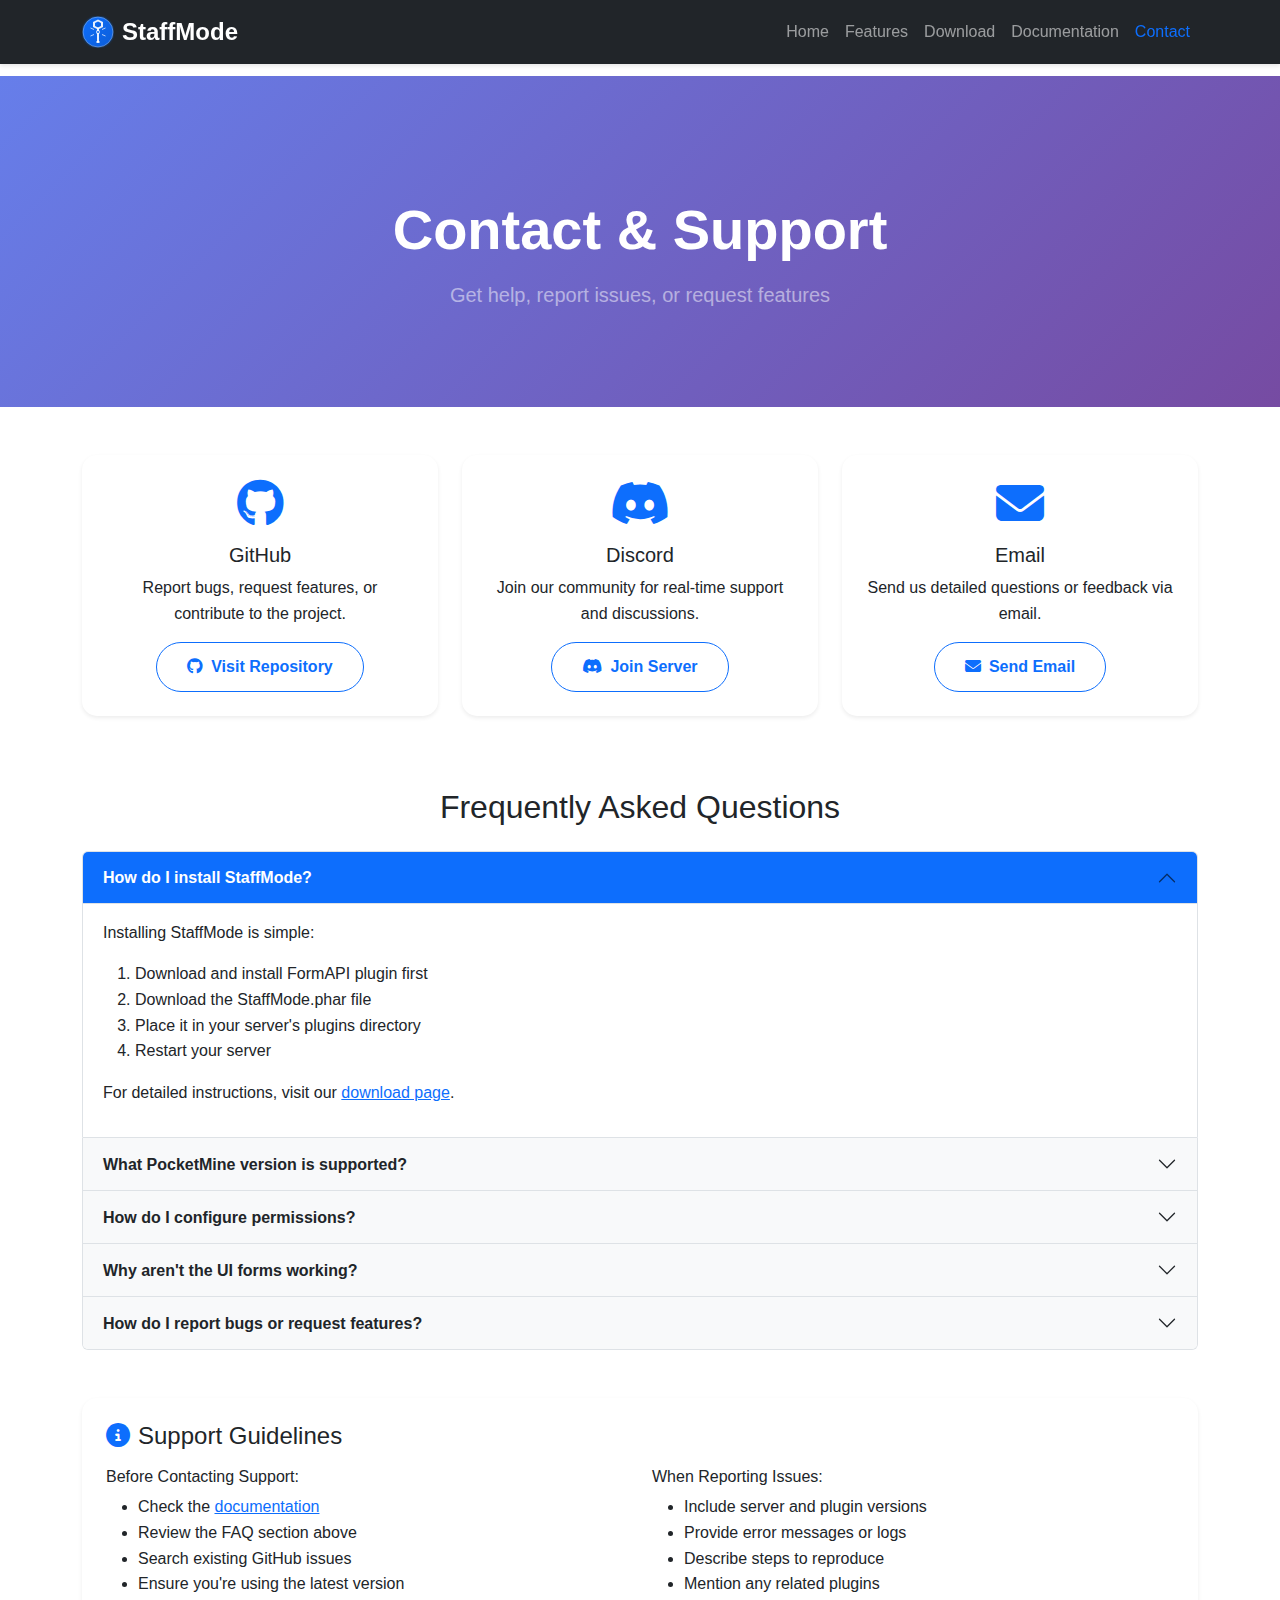
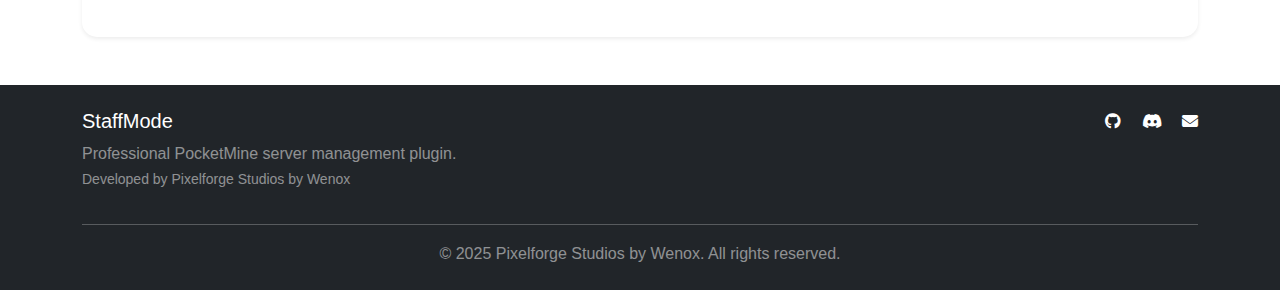
<file: contact.html>
<!DOCTYPE html>
<html lang="en">
<head>
    <meta charset="UTF-8">
    <meta name="viewport" content="width=device-width, initial-scale=1.0">
    <title>Contact - StaffMode Plugin</title>
    <meta name="description" content="Get support for StaffMode plugin. Contact us for help, report bugs, or request features.">
    
    <!-- Bootstrap CSS -->
    <link href="https://cdn.jsdelivr.net/npm/bootstrap@5.3.0/dist/css/bootstrap.min.css" rel="stylesheet">
    <!-- Font Awesome -->
    <link href="https://cdnjs.cloudflare.com/ajax/libs/font-awesome/6.4.0/css/all.min.css" rel="stylesheet">
    <!-- Custom CSS -->
    <link href="css/style.css" rel="stylesheet">
</head>
<body>
    <!-- Navigation -->
    <nav class="navbar navbar-expand-lg navbar-dark bg-dark fixed-top">
        <div class="container">
            <a class="navbar-brand d-flex align-items-center" href="index.html">
                <img src="assets/logo.svg" alt="StaffMode Logo" width="32" height="32" class="me-2">
                StaffMode
            </a>
            <button class="navbar-toggler" type="button" data-bs-toggle="collapse" data-bs-target="#navbarNav">
                <span class="navbar-toggler-icon"></span>
            </button>
            <div class="collapse navbar-collapse" id="navbarNav">
                <ul class="navbar-nav ms-auto">
                    <li class="nav-item">
                        <a class="nav-link" href="index.html">Home</a>
                    </li>
                    <li class="nav-item">
                        <a class="nav-link" href="features.html">Features</a>
                    </li>
                    <li class="nav-item">
                        <a class="nav-link" href="download.html">Download</a>
                    </li>
                    <li class="nav-item">
                        <a class="nav-link" href="documentation.html">Documentation</a>
                    </li>
                    <li class="nav-item">
                        <a class="nav-link active" href="contact.html">Contact</a>
                    </li>
                </ul>
            </div>
        </div>
    </nav>

    <!-- Page Header -->
    <section class="page-header">
        <div class="container">
            <div class="row">
                <div class="col-12 text-center">
                    <h1 class="display-4 fw-bold text-white mb-3">Contact & Support</h1>
                    <p class="lead text-white-50">Get help, report issues, or request features</p>
                </div>
            </div>
        </div>
    </section>

    <!-- Contact Section -->
    <section class="py-5">
        <div class="container">
            <div class="row">
                <!-- Contact Methods -->
                <div class="col-lg-4 mb-4">
                    <div class="card border-0 shadow-sm h-100">
                        <div class="card-body text-center p-4">
                            <i class="fab fa-github fa-3x text-primary mb-3"></i>
                            <h5 class="card-title">GitHub</h5>
                            <p class="card-text">Report bugs, request features, or contribute to the project.</p>
                            <a href="https://github.com/pixelforge-studios-PMMP" class="btn btn-outline-primary">
                                <i class="fab fa-github me-2"></i>Visit Repository
                            </a>
                        </div>
                    </div>
                </div>

                <div class="col-lg-4 mb-4">
                    <div class="card border-0 shadow-sm h-100">
                        <div class="card-body text-center p-4">
                            <i class="fab fa-discord fa-3x text-primary mb-3"></i>
                            <h5 class="card-title">Discord</h5>
                            <p class="card-text">Join our community for real-time support and discussions.</p>
                            <a href="https://discord.gg/d32aWMTsY2" class="btn btn-outline-primary">
                                <i class="fab fa-discord me-2"></i>Join Server
                            </a>
                        </div>
                    </div>
                </div>

                <div class="col-lg-4 mb-4">
                    <div class="card border-0 shadow-sm h-100">
                        <div class="card-body text-center p-4">
                            <i class="fas fa-envelope fa-3x text-primary mb-3"></i>
                            <h5 class="card-title">Email</h5>
                            <p class="card-text">Send us detailed questions or feedback via email.</p>
                            <a href="mailto:pixelforgestudios525@gmail.com" class="btn btn-outline-primary">
                                <i class="fas fa-envelope me-2"></i>Send Email
                            </a>
                        </div>
                    </div>
                </div>
            </div>

            <!-- FAQ Section -->
            <div class="row mt-5">
                <div class="col-lg-12">
                    <h2 class="text-center mb-4">Frequently Asked Questions</h2>
                    <div class="accordion" id="faqAccordion">
                        <div class="accordion-item">
                            <h3 class="accordion-header">
                                <button class="accordion-button" type="button" data-bs-toggle="collapse" data-bs-target="#faq1">
                                    How do I install StaffMode?
                                </button>
                            </h3>
                            <div id="faq1" class="accordion-collapse collapse show" data-bs-parent="#faqAccordion">
                                <div class="accordion-body">
                                    <p>Installing StaffMode is simple:</p>
                                    <ol>
                                        <li>Download and install FormAPI plugin first</li>
                                        <li>Download the StaffMode.phar file</li>
                                        <li>Place it in your server's plugins directory</li>
                                        <li>Restart your server</li>
                                    </ol>
                                    <p>For detailed instructions, visit our <a href="download.html">download page</a>.</p>
                                </div>
                            </div>
                        </div>

                        <div class="accordion-item">
                            <h3 class="accordion-header">
                                <button class="accordion-button collapsed" type="button" data-bs-toggle="collapse" data-bs-target="#faq2">
                                    What PocketMine version is supported?
                                </button>
                            </h3>
                            <div id="faq2" class="accordion-collapse collapse" data-bs-parent="#faqAccordion">
                                <div class="accordion-body">
                                    <p>StaffMode is built for PocketMine-MP API 5.0 and higher. Make sure you're running:</p>
                                    <ul>
                                        <li>PocketMine-MP 5.0+</li>
                                        <li>PHP 8.1 or higher</li>
                                        <li>FormAPI plugin installed</li>
                                    </ul>
                                </div>
                            </div>
                        </div>

                        <div class="accordion-item">
                            <h3 class="accordion-header">
                                <button class="accordion-button collapsed" type="button" data-bs-toggle="collapse" data-bs-target="#faq3">
                                    How do I configure permissions?
                                </button>
                            </h3>
                            <div id="faq3" class="accordion-collapse collapse" data-bs-parent="#faqAccordion">
                                <div class="accordion-body">
                                    <p>StaffMode uses standard PocketMine permissions. Grant these permissions to your staff:</p>
                                    <ul>
                                        <li><code>staffmode.use</code> - Basic staff mode access</li>
                                        <li><code>staffmode.freeze</code> - Freeze/unfreeze players</li>
                                        <li><code>staffmode.settings</code> - Access settings UI</li>
                                        <li><code>staffmode.admin</code> - Full administrative access</li>
                                    </ul>
                                    <p>See our <a href="documentation.html#permissions">documentation</a> for complete details.</p>
                                </div>
                            </div>
                        </div>

                        <div class="accordion-item">
                            <h3 class="accordion-header">
                                <button class="accordion-button collapsed" type="button" data-bs-toggle="collapse" data-bs-target="#faq4">
                                    Why aren't the UI forms working?
                                </button>
                            </h3>
                            <div id="faq4" class="accordion-collapse collapse" data-bs-parent="#faqAccordion">
                                <div class="accordion-body">
                                    <p>If FormAPI interfaces aren't showing, check these common issues:</p>
                                    <ul>
                                        <li>FormAPI plugin is installed and enabled</li>
                                        <li>FormAPI version is compatible with your PocketMine version</li>
                                        <li>UI is enabled in StaffMode configuration</li>
                                        <li>Player has proper permissions</li>
                                    </ul>
                                    <p>If issues persist, check your server logs for error messages.</p>
                                </div>
                            </div>
                        </div>

                        <div class="accordion-item">
                            <h3 class="accordion-header">
                                <button class="accordion-button collapsed" type="button" data-bs-toggle="collapse" data-bs-target="#faq5">
                                    How do I report bugs or request features?
                                </button>
                            </h3>
                            <div id="faq5" class="accordion-collapse collapse" data-bs-parent="#faqAccordion">
                                <div class="accordion-body">
                                    <p>We welcome bug reports and feature requests:</p>
                                    <ul>
                                        <li><strong>GitHub Issues:</strong> Best for bug reports and feature requests</li>
                                        <li><strong>Discord:</strong> Great for questions and community discussions</li>
                                        <li><strong>Email:</strong> For detailed technical issues</li>
                                    </ul>
                                    <p>When reporting bugs, please include:</p>
                                    <ul>
                                        <li>PocketMine version</li>
                                        <li>StaffMode version</li>
                                        <li>Error messages from logs</li>
                                        <li>Steps to reproduce the issue</li>
                                    </ul>
                                </div>
                            </div>
                        </div>
                    </div>
                </div>
            </div>

            <!-- Support Guidelines -->
            <div class="row mt-5">
                <div class="col-lg-12">
                    <div class="card border-0 shadow-sm">
                        <div class="card-body p-4">
                            <h4 class="card-title mb-3">
                                <i class="fas fa-info-circle text-primary me-2"></i>Support Guidelines
                            </h4>
                            <div class="row">
                                <div class="col-md-6">
                                    <h6>Before Contacting Support:</h6>
                                    <ul>
                                        <li>Check the <a href="documentation.html">documentation</a></li>
                                        <li>Review the FAQ section above</li>
                                        <li>Search existing GitHub issues</li>
                                        <li>Ensure you're using the latest version</li>
                                    </ul>
                                </div>
                                <div class="col-md-6">
                                    <h6>When Reporting Issues:</h6>
                                    <ul>
                                        <li>Include server and plugin versions</li>
                                        <li>Provide error messages or logs</li>
                                        <li>Describe steps to reproduce</li>
                                        <li>Mention any related plugins</li>
                                    </ul>
                                </div>
                            </div>
                        </div>
                    </div>
                </div>
            </div>
        </div>
    </section>

    <!-- Footer -->
    <footer class="bg-dark text-white py-4">
        <div class="container">
            <div class="row">
                <div class="col-md-6">
                    <h5>StaffMode</h5>
                    <p class="text-white-50">Professional PocketMine server management plugin.<br><small class="text-white-50">Developed by Pixelforge Studios by Wenox</small></p>
                </div>
                <div class="col-md-6 text-md-end">
                    <a href="https://github.com" class="text-white me-3">
                        <i class="fab fa-github"></i>
                    </a>
                    <a href="https://discord.com" class="text-white me-3">
                        <i class="fab fa-discord"></i>
                    </a>
                    <a href="contact.html" class="text-white">
                        <i class="fas fa-envelope"></i>
                    </a>
                </div>
            </div>
            <hr class="my-3">
            <div class="row">
                <div class="col-12 text-center">
                    <p class="mb-0 text-white-50">&copy; 2025 Pixelforge Studios by Wenox. All rights reserved.</p>
                </div>
            </div>
        </div>
    </footer>

    <!-- Bootstrap JS -->
    <script src="https://cdn.jsdelivr.net/npm/bootstrap@5.3.0/dist/js/bootstrap.bundle.min.js"></script>
    <!-- Custom JS -->
    <script src="js/main.js"></script>
</body>
</html>
</file>
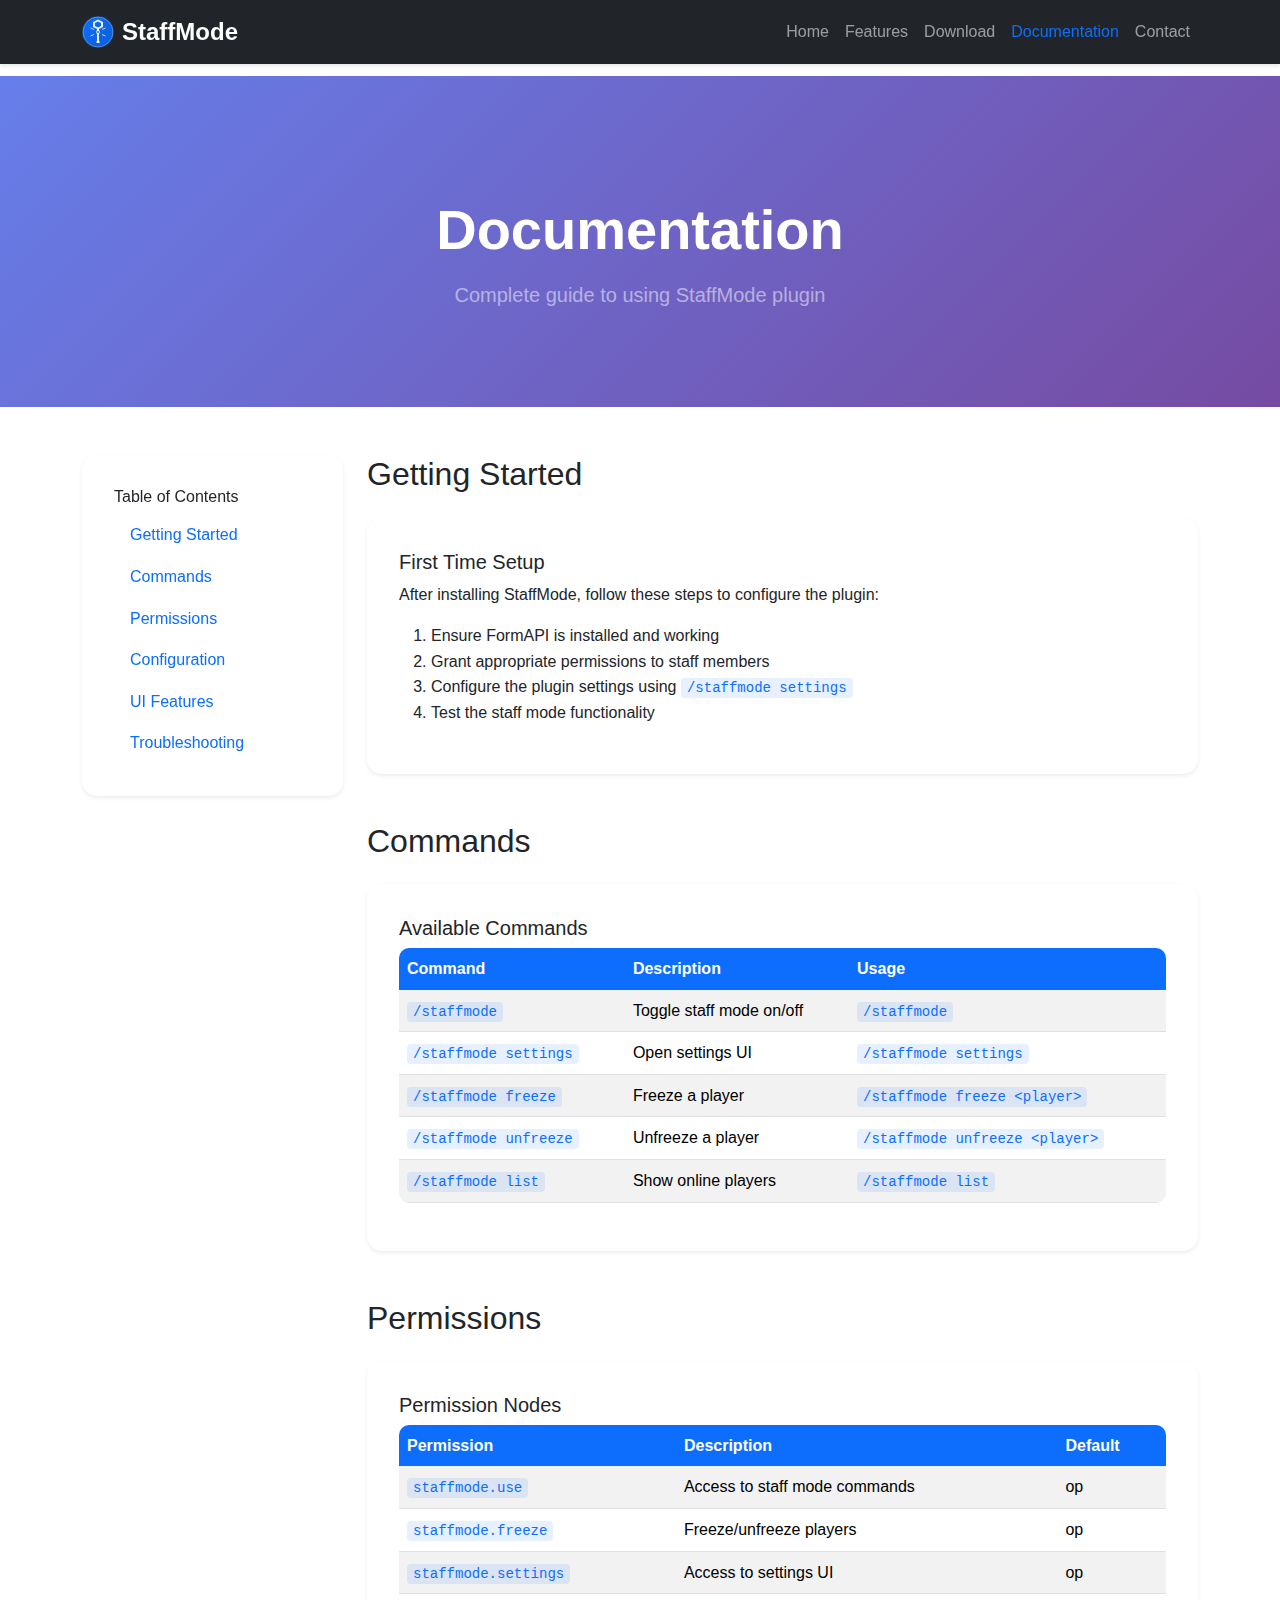
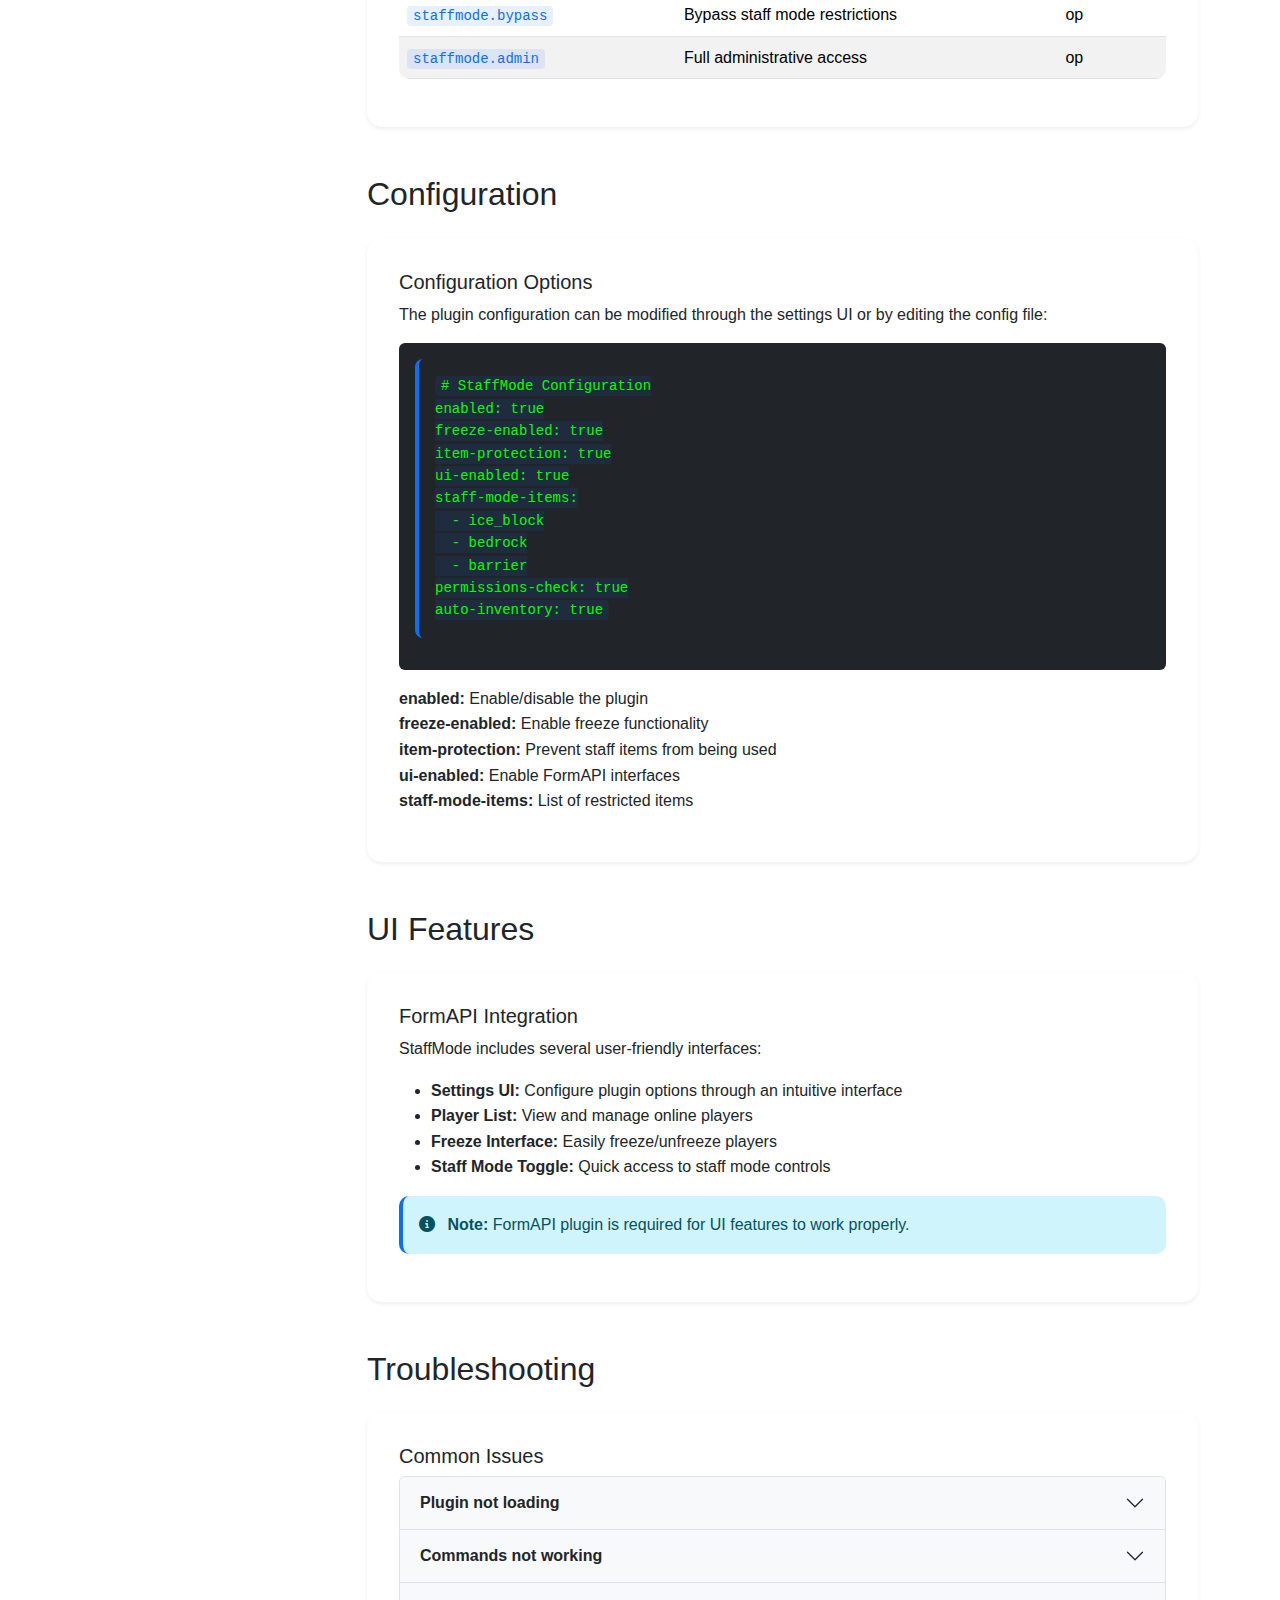
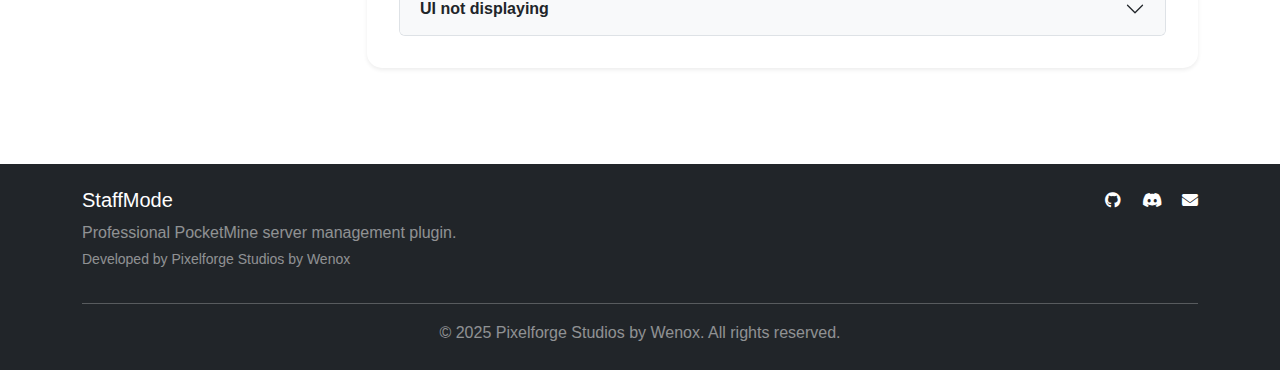
<file: documentation.html>
<!DOCTYPE html>
<html lang="en">
<head>
    <meta charset="UTF-8">
    <meta name="viewport" content="width=device-width, initial-scale=1.0">
    <title>Documentation - StaffMode Plugin</title>
    <meta name="description" content="Complete documentation for StaffMode plugin including commands, permissions, configuration, and usage guides.">
    
    <!-- Bootstrap CSS -->
    <link href="https://cdn.jsdelivr.net/npm/bootstrap@5.3.0/dist/css/bootstrap.min.css" rel="stylesheet">
    <!-- Font Awesome -->
    <link href="https://cdnjs.cloudflare.com/ajax/libs/font-awesome/6.4.0/css/all.min.css" rel="stylesheet">
    <!-- Custom CSS -->
    <link href="css/style.css" rel="stylesheet">
</head>
<body>
    <!-- Navigation -->
    <nav class="navbar navbar-expand-lg navbar-dark bg-dark fixed-top">
        <div class="container">
            <a class="navbar-brand d-flex align-items-center" href="index.html">
                <img src="assets/logo.svg" alt="StaffMode Logo" width="32" height="32" class="me-2">
                StaffMode
            </a>
            <button class="navbar-toggler" type="button" data-bs-toggle="collapse" data-bs-target="#navbarNav">
                <span class="navbar-toggler-icon"></span>
            </button>
            <div class="collapse navbar-collapse" id="navbarNav">
                <ul class="navbar-nav ms-auto">
                    <li class="nav-item">
                        <a class="nav-link" href="index.html">Home</a>
                    </li>
                    <li class="nav-item">
                        <a class="nav-link" href="features.html">Features</a>
                    </li>
                    <li class="nav-item">
                        <a class="nav-link" href="download.html">Download</a>
                    </li>
                    <li class="nav-item">
                        <a class="nav-link active" href="documentation.html">Documentation</a>
                    </li>
                    <li class="nav-item">
                        <a class="nav-link" href="contact.html">Contact</a>
                    </li>
                </ul>
            </div>
        </div>
    </nav>

    <!-- Page Header -->
    <section class="page-header">
        <div class="container">
            <div class="row">
                <div class="col-12 text-center">
                    <h1 class="display-4 fw-bold text-white mb-3">Documentation</h1>
                    <p class="lead text-white-50">Complete guide to using StaffMode plugin</p>
                </div>
            </div>
        </div>
    </section>

    <!-- Documentation Content -->
    <section class="py-5">
        <div class="container">
            <div class="row">
                <!-- Sidebar -->
                <div class="col-lg-3 mb-4">
                    <div class="card border-0 shadow-sm sticky-top">
                        <div class="card-body">
                            <h6 class="card-title">Table of Contents</h6>
                            <nav class="nav flex-column">
                                <a class="nav-link" href="#getting-started">Getting Started</a>
                                <a class="nav-link" href="#commands">Commands</a>
                                <a class="nav-link" href="#permissions">Permissions</a>
                                <a class="nav-link" href="#configuration">Configuration</a>
                                <a class="nav-link" href="#ui-features">UI Features</a>
                                <a class="nav-link" href="#troubleshooting">Troubleshooting</a>
                            </nav>
                        </div>
                    </div>
                </div>

                <!-- Main Content -->
                <div class="col-lg-9">
                    <!-- Getting Started -->
                    <section id="getting-started" class="mb-5">
                        <h2 class="mb-4">Getting Started</h2>
                        <div class="card border-0 shadow-sm mb-4">
                            <div class="card-body">
                                <h5 class="card-title">First Time Setup</h5>
                                <p>After installing StaffMode, follow these steps to configure the plugin:</p>
                                <ol>
                                    <li>Ensure FormAPI is installed and working</li>
                                    <li>Grant appropriate permissions to staff members</li>
                                    <li>Configure the plugin settings using <code>/staffmode settings</code></li>
                                    <li>Test the staff mode functionality</li>
                                </ol>
                            </div>
                        </div>
                    </section>

                    <!-- Commands -->
                    <section id="commands" class="mb-5">
                        <h2 class="mb-4">Commands</h2>
                        <div class="card border-0 shadow-sm mb-4">
                            <div class="card-body">
                                <h5 class="card-title">Available Commands</h5>
                                <div class="table-responsive">
                                    <table class="table table-striped">
                                        <thead>
                                            <tr>
                                                <th>Command</th>
                                                <th>Description</th>
                                                <th>Usage</th>
                                            </tr>
                                        </thead>
                                        <tbody>
                                            <tr>
                                                <td><code>/staffmode</code></td>
                                                <td>Toggle staff mode on/off</td>
                                                <td><code>/staffmode</code></td>
                                            </tr>
                                            <tr>
                                                <td><code>/staffmode settings</code></td>
                                                <td>Open settings UI</td>
                                                <td><code>/staffmode settings</code></td>
                                            </tr>
                                            <tr>
                                                <td><code>/staffmode freeze</code></td>
                                                <td>Freeze a player</td>
                                                <td><code>/staffmode freeze &lt;player&gt;</code></td>
                                            </tr>
                                            <tr>
                                                <td><code>/staffmode unfreeze</code></td>
                                                <td>Unfreeze a player</td>
                                                <td><code>/staffmode unfreeze &lt;player&gt;</code></td>
                                            </tr>
                                            <tr>
                                                <td><code>/staffmode list</code></td>
                                                <td>Show online players</td>
                                                <td><code>/staffmode list</code></td>
                                            </tr>
                                        </tbody>
                                    </table>
                                </div>
                            </div>
                        </div>
                    </section>

                    <!-- Permissions -->
                    <section id="permissions" class="mb-5">
                        <h2 class="mb-4">Permissions</h2>
                        <div class="card border-0 shadow-sm mb-4">
                            <div class="card-body">
                                <h5 class="card-title">Permission Nodes</h5>
                                <div class="table-responsive">
                                    <table class="table table-striped">
                                        <thead>
                                            <tr>
                                                <th>Permission</th>
                                                <th>Description</th>
                                                <th>Default</th>
                                            </tr>
                                        </thead>
                                        <tbody>
                                            <tr>
                                                <td><code>staffmode.use</code></td>
                                                <td>Access to staff mode commands</td>
                                                <td>op</td>
                                            </tr>
                                            <tr>
                                                <td><code>staffmode.freeze</code></td>
                                                <td>Freeze/unfreeze players</td>
                                                <td>op</td>
                                            </tr>
                                            <tr>
                                                <td><code>staffmode.settings</code></td>
                                                <td>Access to settings UI</td>
                                                <td>op</td>
                                            </tr>
                                            <tr>
                                                <td><code>staffmode.bypass</code></td>
                                                <td>Bypass staff mode restrictions</td>
                                                <td>op</td>
                                            </tr>
                                            <tr>
                                                <td><code>staffmode.admin</code></td>
                                                <td>Full administrative access</td>
                                                <td>op</td>
                                            </tr>
                                        </tbody>
                                    </table>
                                </div>
                            </div>
                        </div>
                    </section>

                    <!-- Configuration -->
                    <section id="configuration" class="mb-5">
                        <h2 class="mb-4">Configuration</h2>
                        <div class="card border-0 shadow-sm mb-4">
                            <div class="card-body">
                                <h5 class="card-title">Configuration Options</h5>
                                <p>The plugin configuration can be modified through the settings UI or by editing the config file:</p>
                                <div class="bg-dark text-white p-3 rounded mb-3">
                                    <pre><code># StaffMode Configuration
enabled: true
freeze-enabled: true
item-protection: true
ui-enabled: true
staff-mode-items:
  - ice_block
  - bedrock
  - barrier
permissions-check: true
auto-inventory: true</code></pre>
                                </div>
                                <ul class="list-unstyled">
                                    <li><strong>enabled:</strong> Enable/disable the plugin</li>
                                    <li><strong>freeze-enabled:</strong> Enable freeze functionality</li>
                                    <li><strong>item-protection:</strong> Prevent staff items from being used</li>
                                    <li><strong>ui-enabled:</strong> Enable FormAPI interfaces</li>
                                    <li><strong>staff-mode-items:</strong> List of restricted items</li>
                                </ul>
                            </div>
                        </div>
                    </section>

                    <!-- UI Features -->
                    <section id="ui-features" class="mb-5">
                        <h2 class="mb-4">UI Features</h2>
                        <div class="card border-0 shadow-sm mb-4">
                            <div class="card-body">
                                <h5 class="card-title">FormAPI Integration</h5>
                                <p>StaffMode includes several user-friendly interfaces:</p>
                                <ul>
                                    <li><strong>Settings UI:</strong> Configure plugin options through an intuitive interface</li>
                                    <li><strong>Player List:</strong> View and manage online players</li>
                                    <li><strong>Freeze Interface:</strong> Easily freeze/unfreeze players</li>
                                    <li><strong>Staff Mode Toggle:</strong> Quick access to staff mode controls</li>
                                </ul>
                                <div class="alert alert-info">
                                    <i class="fas fa-info-circle me-2"></i>
                                    <strong>Note:</strong> FormAPI plugin is required for UI features to work properly.
                                </div>
                            </div>
                        </div>
                    </section>

                    <!-- Troubleshooting -->
                    <section id="troubleshooting" class="mb-5">
                        <h2 class="mb-4">Troubleshooting</h2>
                        <div class="card border-0 shadow-sm mb-4">
                            <div class="card-body">
                                <h5 class="card-title">Common Issues</h5>
                                <div class="accordion" id="troubleshootingAccordion">
                                    <div class="accordion-item">
                                        <h6 class="accordion-header">
                                            <button class="accordion-button collapsed" type="button" data-bs-toggle="collapse" data-bs-target="#collapse1">
                                                Plugin not loading
                                            </button>
                                        </h6>
                                        <div id="collapse1" class="accordion-collapse collapse" data-bs-parent="#troubleshootingAccordion">
                                            <div class="accordion-body">
                                                <ul>
                                                    <li>Check if FormAPI is installed</li>
                                                    <li>Verify PocketMine-MP version compatibility</li>
                                                    <li>Check server logs for error messages</li>
                                                    <li>Ensure proper file permissions</li>
                                                </ul>
                                            </div>
                                        </div>
                                    </div>
                                    <div class="accordion-item">
                                        <h6 class="accordion-header">
                                            <button class="accordion-button collapsed" type="button" data-bs-toggle="collapse" data-bs-target="#collapse2">
                                                Commands not working
                                            </button>
                                        </h6>
                                        <div id="collapse2" class="accordion-collapse collapse" data-bs-parent="#troubleshootingAccordion">
                                            <div class="accordion-body">
                                                <ul>
                                                    <li>Verify player has required permissions</li>
                                                    <li>Check command syntax</li>
                                                    <li>Ensure plugin is enabled in config</li>
                                                    <li>Try reloading the plugin</li>
                                                </ul>
                                            </div>
                                        </div>
                                    </div>
                                    <div class="accordion-item">
                                        <h6 class="accordion-header">
                                            <button class="accordion-button collapsed" type="button" data-bs-toggle="collapse" data-bs-target="#collapse3">
                                                UI not displaying
                                            </button>
                                        </h6>
                                        <div id="collapse3" class="accordion-collapse collapse" data-bs-parent="#troubleshootingAccordion">
                                            <div class="accordion-body">
                                                <ul>
                                                    <li>Install FormAPI plugin</li>
                                                    <li>Check if UI is enabled in config</li>
                                                    <li>Verify FormAPI version compatibility</li>
                                                    <li>Try different client versions</li>
                                                </ul>
                                            </div>
                                        </div>
                                    </div>
                                </div>
                            </div>
                        </div>
                    </section>
                </div>
            </div>
        </div>
    </section>

    <!-- Footer -->
    <footer class="bg-dark text-white py-4">
        <div class="container">
            <div class="row">
                <div class="col-md-6">
                    <h5>StaffMode</h5>
                    <p class="text-white-50">Professional PocketMine server management plugin.<br><small class="text-white-50">Developed by Pixelforge Studios by Wenox</small></p>
                </div>
                <div class="col-md-6 text-md-end">
                    <a href="https://github.com" class="text-white me-3">
                        <i class="fab fa-github"></i>
                    </a>
                    <a href="https://discord.com" class="text-white me-3">
                        <i class="fab fa-discord"></i>
                    </a>
                    <a href="contact.html" class="text-white">
                        <i class="fas fa-envelope"></i>
                    </a>
                </div>
            </div>
            <hr class="my-3">
            <div class="row">
                <div class="col-12 text-center">
                    <p class="mb-0 text-white-50">&copy; 2025 Pixelforge Studios by Wenox. All rights reserved.</p>
                </div>
            </div>
        </div>
    </footer>

    <!-- Bootstrap JS -->
    <script src="https://cdn.jsdelivr.net/npm/bootstrap@5.3.0/dist/js/bootstrap.bundle.min.js"></script>
    <!-- Custom JS -->
    <script src="js/main.js"></script>
</body>
</html>
</file>
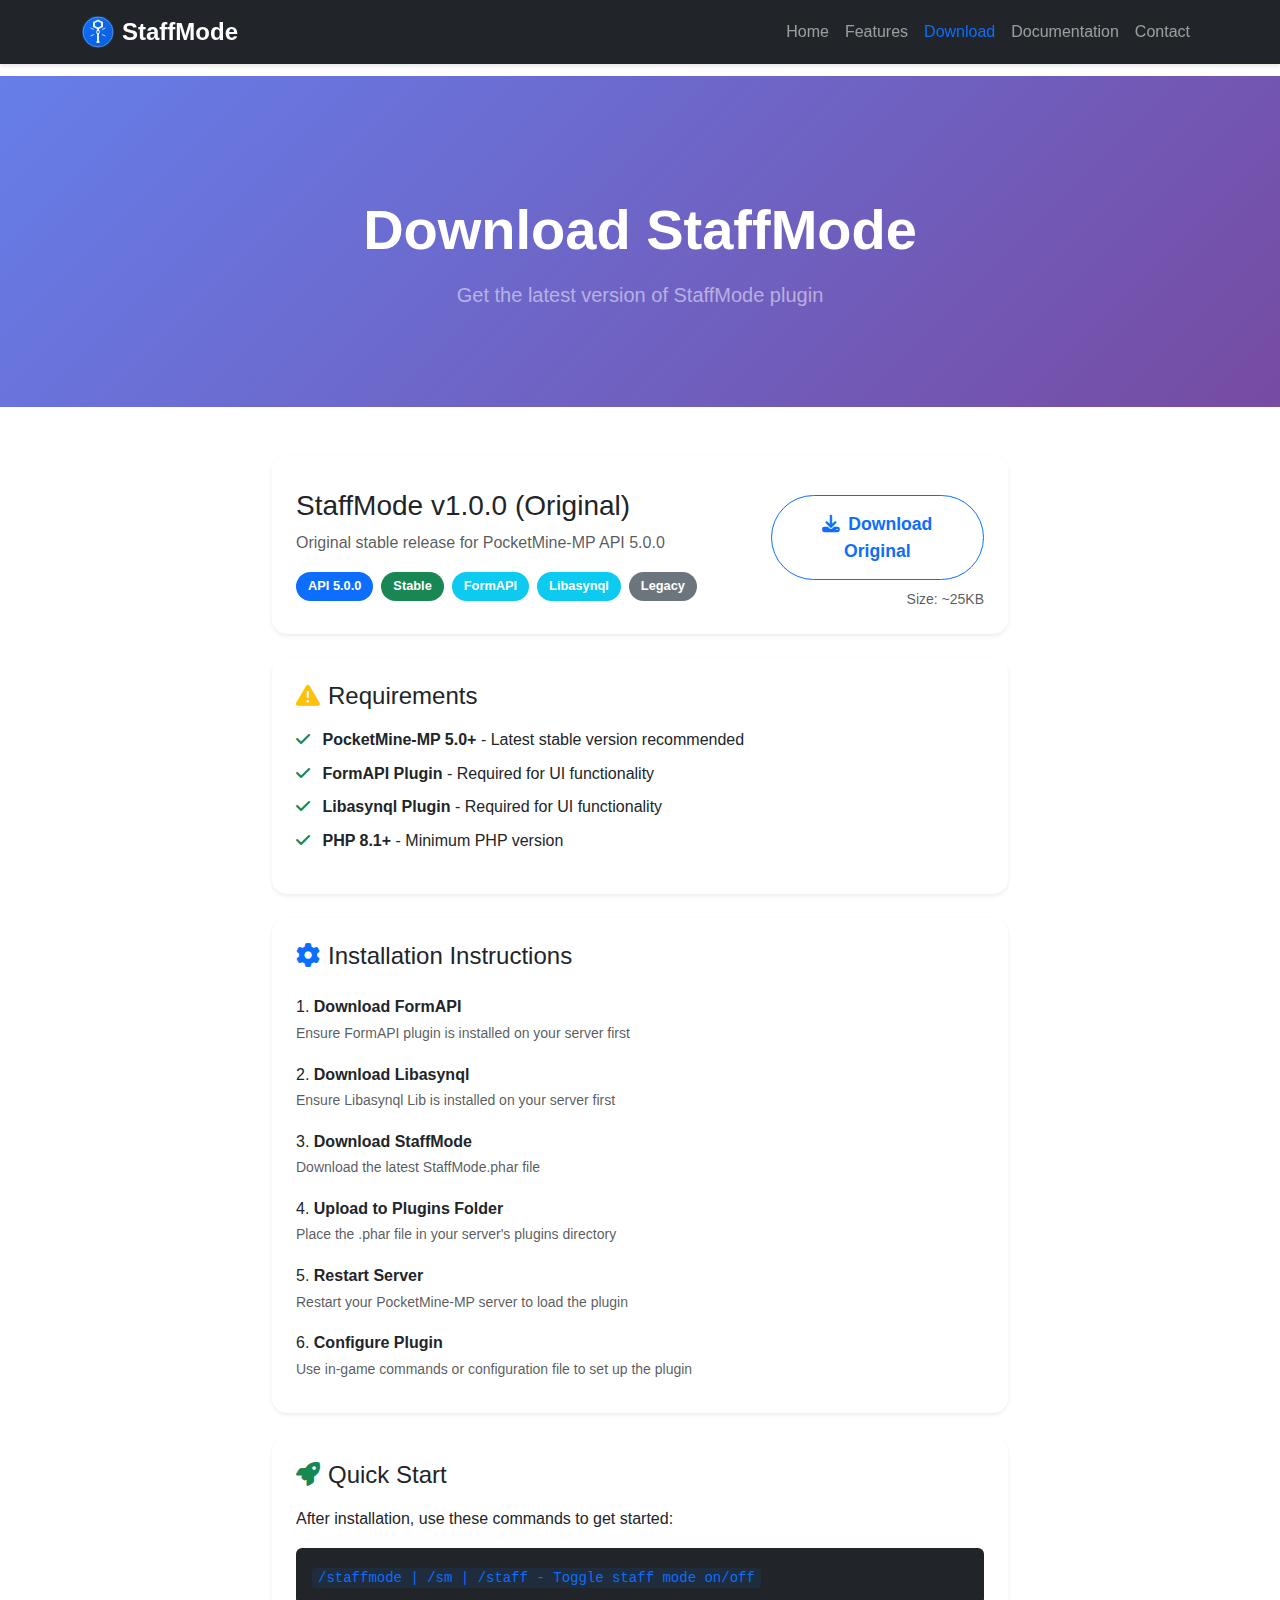
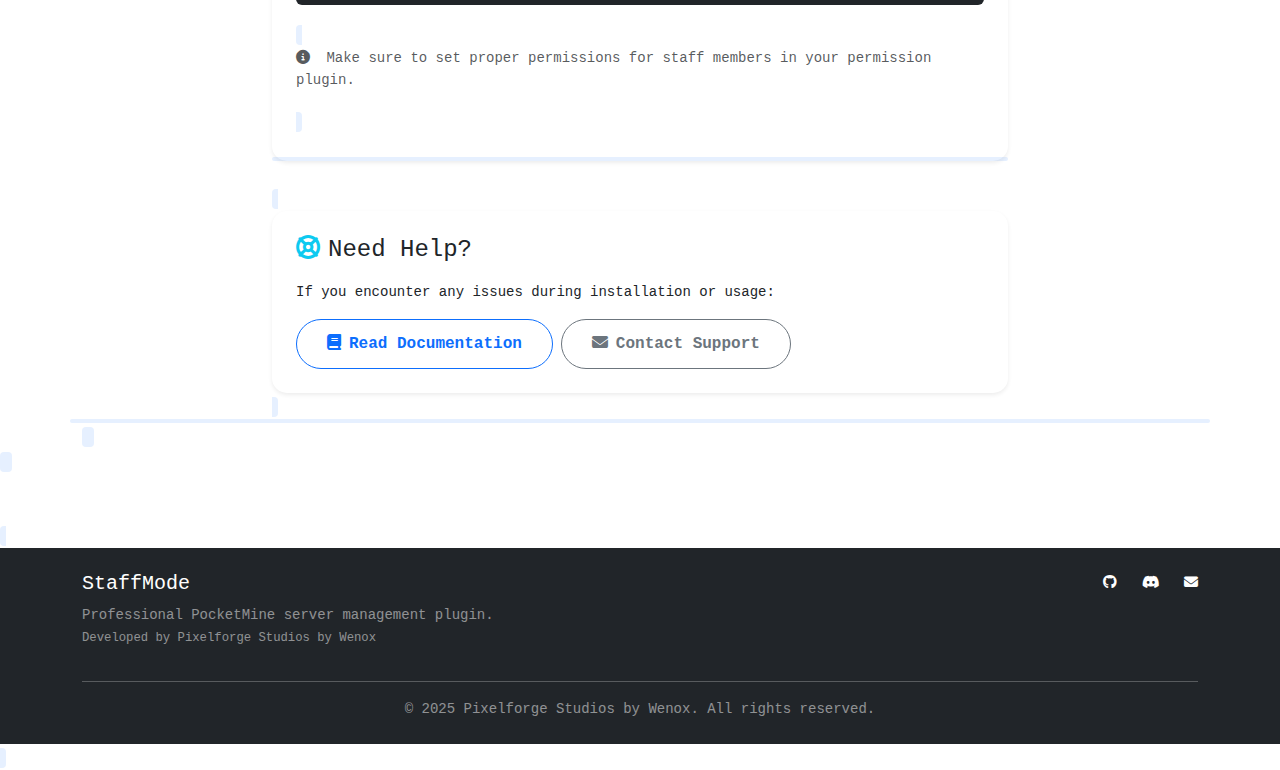
<file: download.html>
<!DOCTYPE html>
<html lang="en">
<head>
    <meta charset="UTF-8">
    <meta name="viewport" content="width=device-width, initial-scale=1.0">
    <title>Download - StaffMode Plugin</title>
    <meta name="description" content="Download StaffMode plugin for PocketMine-MP servers. Get the latest version with installation instructions and requirements.">
    
    <!-- Bootstrap CSS -->
    <link href="https://cdn.jsdelivr.net/npm/bootstrap@5.3.0/dist/css/bootstrap.min.css" rel="stylesheet">
    <!-- Font Awesome -->
    <link href="https://cdnjs.cloudflare.com/ajax/libs/font-awesome/6.4.0/css/all.min.css" rel="stylesheet">
    <!-- Custom CSS -->
    <link href="css/style.css" rel="stylesheet">
</head>
<body>
    <!-- Navigation -->
    <nav class="navbar navbar-expand-lg navbar-dark bg-dark fixed-top">
        <div class="container">
            <a class="navbar-brand d-flex align-items-center" href="index.html">
                <img src="assets/logo.svg" alt="StaffMode Logo" width="32" height="32" class="me-2">
                StaffMode
            </a>
            <button class="navbar-toggler" type="button" data-bs-toggle="collapse" data-bs-target="#navbarNav">
                <span class="navbar-toggler-icon"></span>
            </button>
            <div class="collapse navbar-collapse" id="navbarNav">
                <ul class="navbar-nav ms-auto">
                    <li class="nav-item">
                        <a class="nav-link" href="index.html">Home</a>
                    </li>
                    <li class="nav-item">
                        <a class="nav-link" href="features.html">Features</a>
                    </li>
                    <li class="nav-item">
                        <a class="nav-link active" href="download.html">Download</a>
                    </li>
                    <li class="nav-item">
                        <a class="nav-link" href="documentation.html">Documentation</a>
                    </li>
                    <li class="nav-item">
                        <a class="nav-link" href="contact.html">Contact</a>
                    </li>
                </ul>
            </div>
        </div>
    </nav>

    <!-- Page Header -->
    <section class="page-header">
        <div class="container">
            <div class="row">
                <div class="col-12 text-center">
                    <h1 class="display-4 fw-bold text-white mb-3">Download StaffMode</h1>
                    <p class="lead text-white-50">Get the latest version of StaffMode plugin</p>
                </div>
            </div>
        </div>
    </section>

    <!-- Download Section -->
    <section class="py-5">
        <div class="container">
            <div class="row justify-content-center">
                <div class="col-lg-8">
                    

                    <!-- Original Version -->
<div class="card border-0 shadow-sm mb-4">
    <div class="card-body p-4">
        <div class="row align-items-center">
            <div class="col-md-8">
                <h3 class="card-title mb-2">StaffMode v1.0.0 (Original)</h3>
                <p class="text-muted mb-3">Original stable release for PocketMine-MP API 5.0.0</p>
                <div class="d-flex flex-wrap gap-2">
                    <span class="badge bg-primary">API 5.0.0</span>
                    <span class="badge bg-success">Stable</span>
                    <span class="badge bg-info">FormAPI</span>
                    <span class="badge bg-info">Libasynql</span>
                    <span class="badge bg-secondary">Legacy</span>
                </div>
            </div>
            <div class="col-md-4 text-md-end">
                <div class="mt-3"> <!-- Add margin-top to push download button down -->
                    <a href="https://github.com/pixelforge-studios-PMMP/StaffMode/releases/download/Main/StaffMode.phar"
                       class="btn btn-outline-primary btn-lg w-100"
                       download>
                        <i class="fas fa-download me-2"></i>Download Original
                    </a>
                    <small class="text-muted d-block mt-2">Size: ~25KB</small>
                </div>
            </div>
        </div>
    </div>
</div>
                    

                    <!-- Requirements -->
                    <div class="card border-0 shadow-sm mb-4">
                        <div class="card-body p-4">
                            <h4 class="card-title mb-3">
                                <i class="fas fa-exclamation-triangle text-warning me-2"></i>Requirements
                            </h4>
                            <ul class="list-unstyled">
                                <li class="mb-2">
                                    <i class="fas fa-check text-success me-2"></i>
                                    <strong>PocketMine-MP 5.0+</strong> - Latest stable version recommended
                                </li>
                                <li class="mb-2">
                                    <i class="fas fa-check text-success me-2"></i>
                                    <strong>FormAPI Plugin</strong> - Required for UI functionality
                                </li>
                                <li class="mb-2">
                                    <i class="fas fa-check text-success me-2"></i>
                                    <strong>Libasynql Plugin</strong> - Required for UI functionality
                                </li>
                                <li class="mb-2">
                                    <i class="fas fa-check text-success me-2"></i>
                                    <strong>PHP 8.1+</strong> - Minimum PHP version
                                </li>
                            </ul>
                        </div>
                    </div>

                    <!-- Installation Instructions -->
                    <div class="card border-0 shadow-sm mb-4">
                        <div class="card-body p-4">
                            <h4 class="card-title mb-3">
                                <i class="fas fa-cog text-primary me-2"></i>Installation Instructions
                            </h4>
                            <ol class="list-group list-group-numbered list-group-flush">
                                <li class="list-group-item border-0 px-0">
                                    <strong>Download FormAPI</strong><br>
                                    <small class="text-muted">Ensure FormAPI plugin is installed on your server first</small>
                                </li>
                                <li class="list-group-item border-0 px-0">
                                    <strong>Download Libasynql</strong><br>
                                    <small class="text-muted">Ensure Libasynql Lib is installed on your server first</small>
                                </li>
                                <li class="list-group-item border-0 px-0">
                                    <strong>Download StaffMode</strong><br>
                                    <small class="text-muted">Download the latest StaffMode.phar file</small>
                                </li>
                                <li class="list-group-item border-0 px-0">
                                    <strong>Upload to Plugins Folder</strong><br>
                                    <small class="text-muted">Place the .phar file in your server's plugins directory</small>
                                </li>
                                <li class="list-group-item border-0 px-0">
                                    <strong>Restart Server</strong><br>
                                    <small class="text-muted">Restart your PocketMine-MP server to load the plugin</small>
                                </li>
                                <li class="list-group-item border-0 px-0">
                                    <strong>Configure Plugin</strong><br>
                                    <small class="text-muted">Use in-game commands or configuration file to set up the plugin</small>
                                </li>
                            </ol>
                        </div>
                    </div>

                    <!-- Quick Start -->
                    <div class="card border-0 shadow-sm mb-4">
                        <div class="card-body p-4">
                            <h4 class="card-title mb-3">
                                <i class="fas fa-rocket text-success me-2"></i>Quick Start
                            </h4>
                            <p class="mb-3">After installation, use these commands to get started:</p>
                            <div class="bg-dark text-white p-3 rounded mb-3">
                                <code>
                                    /staffmode | /sm | /staff - Toggle staff mode on/off<br
                                </code>
                            </div>
                            <p class="text-muted">
                                <i class="fas fa-info-circle me-2"></i>
                                Make sure to set proper permissions for staff members in your permission plugin.
                            </p>
                        </div>
                    </div>

                    <!-- Support -->
                    <div class="card border-0 shadow-sm">
                        <div class="card-body p-4">
                            <h4 class="card-title mb-3">
                                <i class="fas fa-life-ring text-info me-2"></i>Need Help?
                            </h4>
                            <p class="mb-3">If you encounter any issues during installation or usage:</p>
                            <div class="d-flex gap-2 flex-wrap">
                                <a href="documentation.html" class="btn btn-outline-primary">
                                    <i class="fas fa-book me-2"></i>Read Documentation
                                </a>
                                <a href="contact.html" class="btn btn-outline-secondary">
                                    <i class="fas fa-envelope me-2"></i>Contact Support
                                </a>
                            </div>
                        </div>
                    </div>
                </div>
            </div>
        </div>
    </section>

    <!-- Footer -->
    <footer class="bg-dark text-white py-4">
        <div class="container">
            <div class="row">
                <div class="col-md-6">
                    <h5>StaffMode</h5>
                    <p class="text-white-50">Professional PocketMine server management plugin.<br><small class="text-white-50">Developed by Pixelforge Studios by Wenox</small></p>
                </div>
                <div class="col-md-6 text-md-end">
                    <a href="https://github.com/pixelforge-studios-PMMP" class="text-white me-3">
                        <i class="fab fa-github"></i>
                    </a>
                    <a href="https://discord.gg/d32aWMTsY2" class="text-white me-3">
                        <i class="fab fa-discord"></i>
                    </a>
                    <a href="contact.html" class="text-white">
                        <i class="fas fa-envelope"></i>
                    </a>
                </div>
            </div>
            <hr class="my-3">
            <div class="row">
                <div class="col-12 text-center">
                    <p class="mb-0 text-white-50">&copy; 2025 Pixelforge Studios by Wenox. All rights reserved.</p>
                </div>
            </div>
        </div>
    </footer>

    <!-- Bootstrap JS -->
    <script src="https://cdn.jsdelivr.net/npm/bootstrap@5.3.0/dist/js/bootstrap.bundle.min.js"></script>
    <!-- Custom JS -->
    <script src="js/main.js"></script>
</body>
</html>
</file>
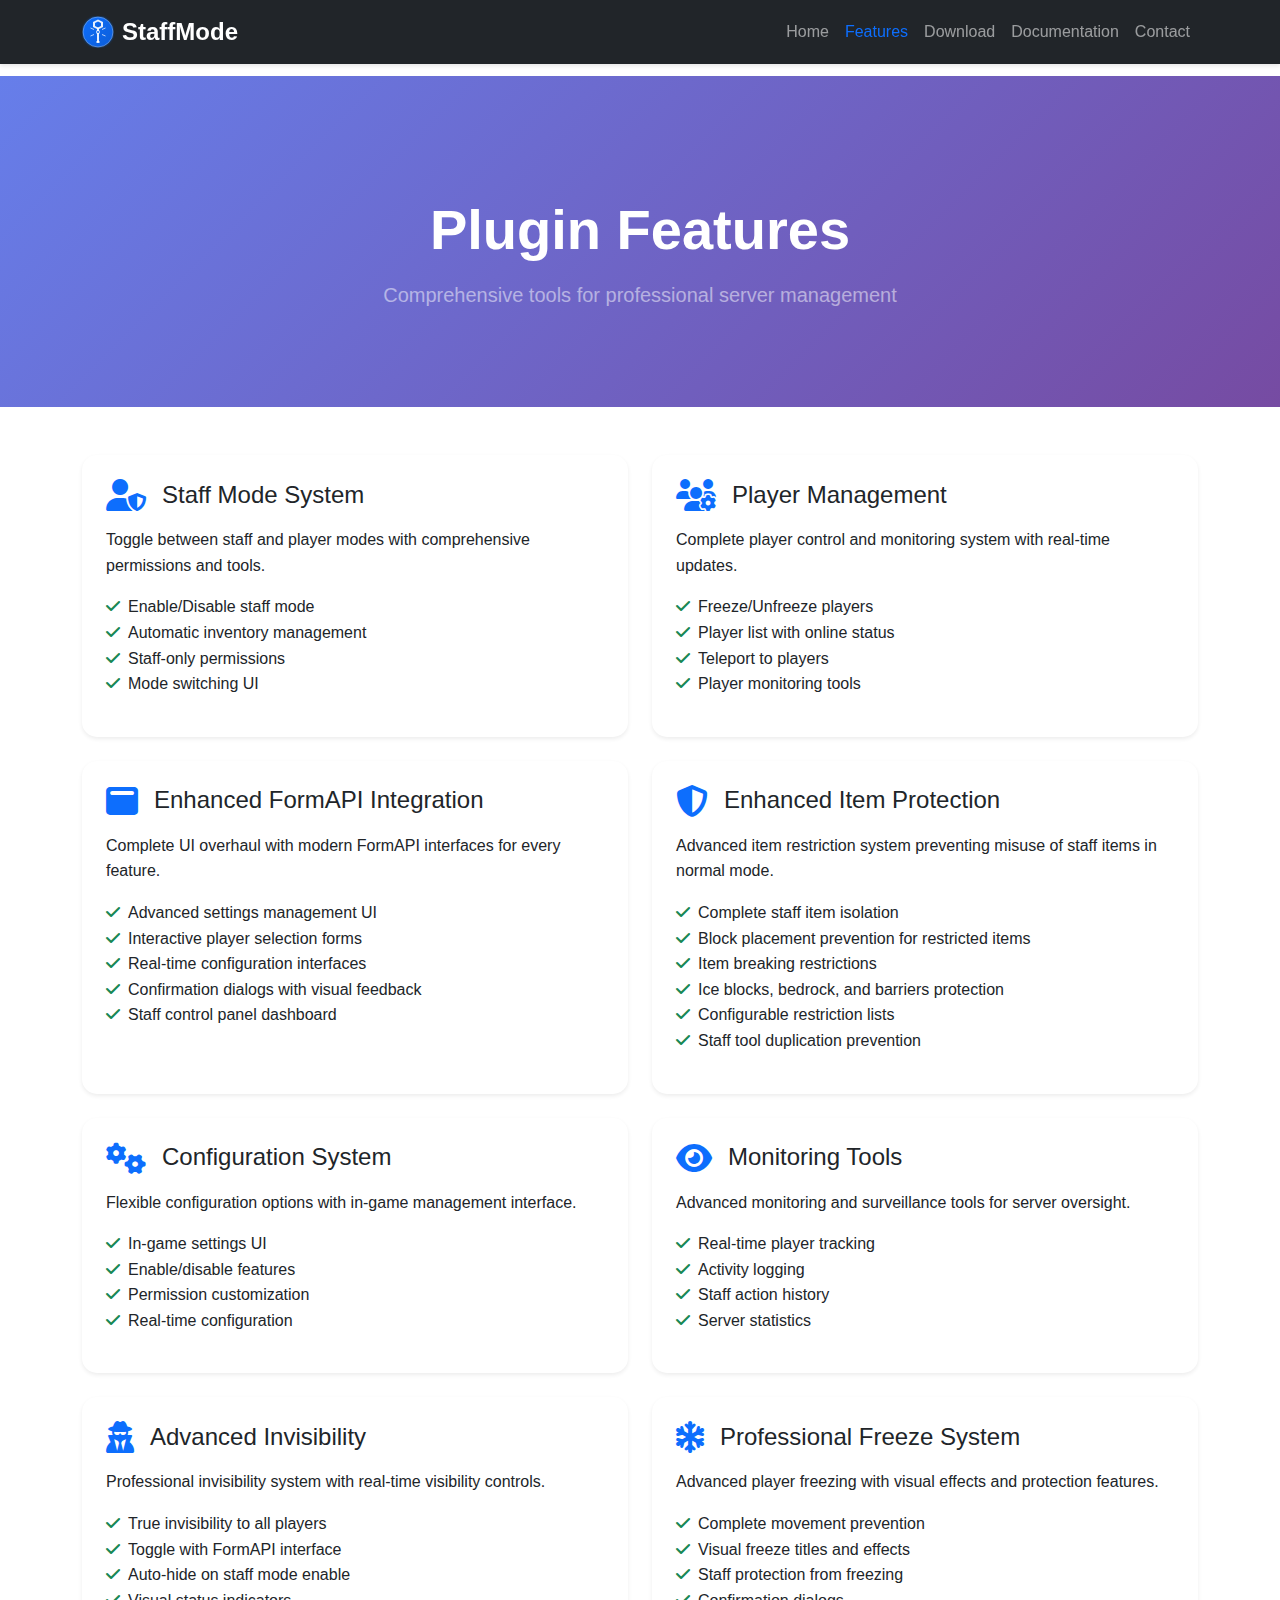
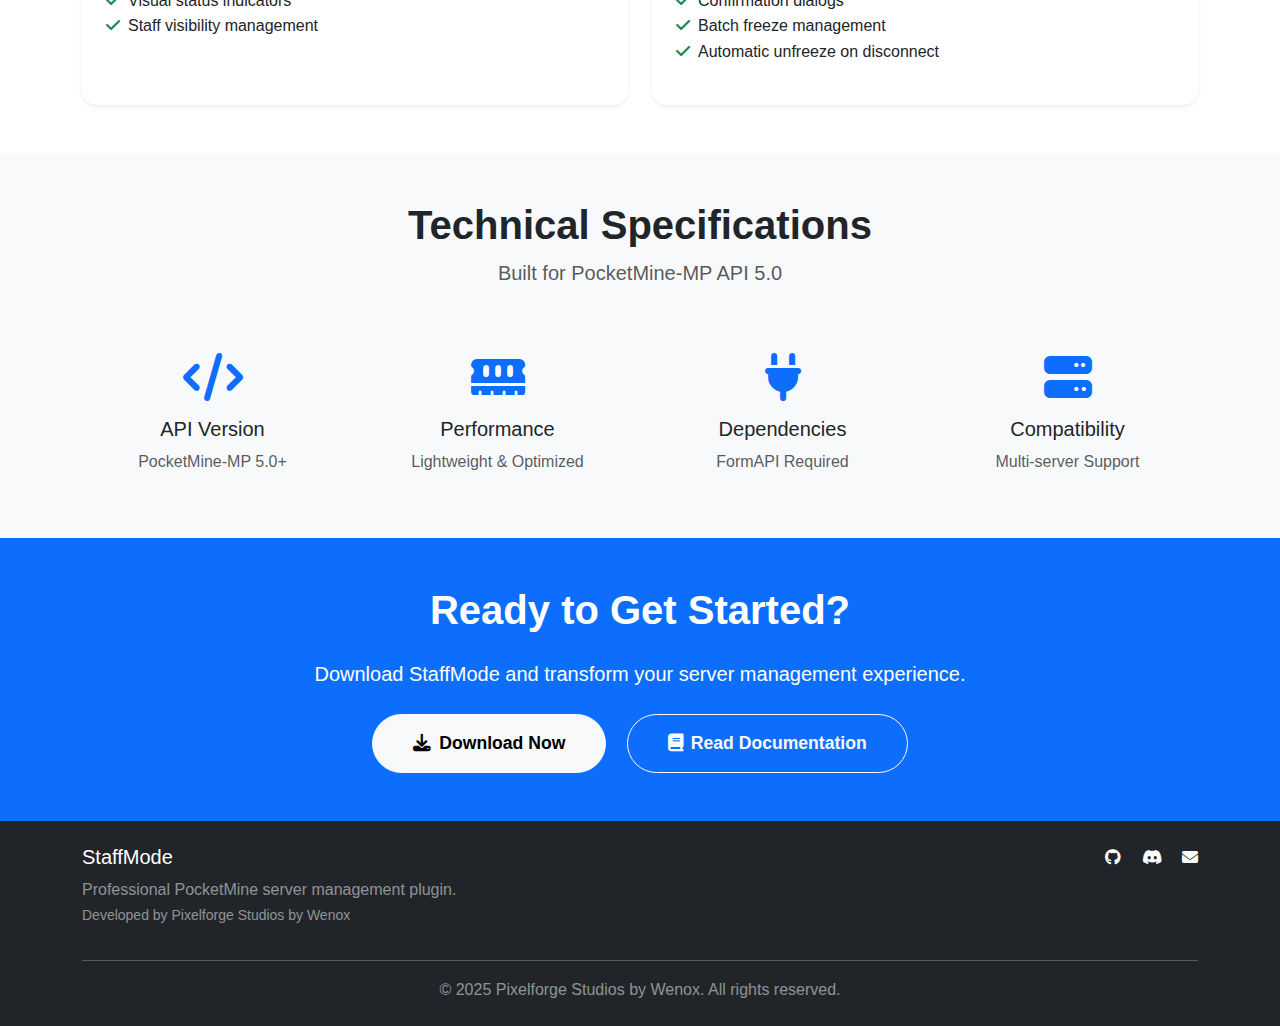
<file: features.html>
<!DOCTYPE html>
<html lang="en">
<head>
    <meta charset="UTF-8">
    <meta name="viewport" content="width=device-width, initial-scale=1.0">
    <title>Features - StaffMode Plugin</title>
    <meta name="description" content="Discover all the powerful features of StaffMode plugin for PocketMine servers including player management, moderation tools, and UI interfaces.">
    
    <!-- Bootstrap CSS -->
    <link href="https://cdn.jsdelivr.net/npm/bootstrap@5.3.0/dist/css/bootstrap.min.css" rel="stylesheet">
    <!-- Font Awesome -->
    <link href="https://cdnjs.cloudflare.com/ajax/libs/font-awesome/6.4.0/css/all.min.css" rel="stylesheet">
    <!-- Custom CSS -->
    <link href="css/style.css" rel="stylesheet">
</head>
<body>
    <!-- Navigation -->
    <nav class="navbar navbar-expand-lg navbar-dark bg-dark fixed-top">
        <div class="container">
            <a class="navbar-brand d-flex align-items-center" href="index.html">
                <img src="assets/logo.svg" alt="StaffMode Logo" width="32" height="32" class="me-2">
                StaffMode
            </a>
            <button class="navbar-toggler" type="button" data-bs-toggle="collapse" data-bs-target="#navbarNav">
                <span class="navbar-toggler-icon"></span>
            </button>
            <div class="collapse navbar-collapse" id="navbarNav">
                <ul class="navbar-nav ms-auto">
                    <li class="nav-item">
                        <a class="nav-link" href="index.html">Home</a>
                    </li>
                    <li class="nav-item">
                        <a class="nav-link active" href="features.html">Features</a>
                    </li>
                    <li class="nav-item">
                        <a class="nav-link" href="download.html">Download</a>
                    </li>
                    <li class="nav-item">
                        <a class="nav-link" href="documentation.html">Documentation</a>
                    </li>
                    <li class="nav-item">
                        <a class="nav-link" href="contact.html">Contact</a>
                    </li>
                </ul>
            </div>
        </div>
    </nav>

    <!-- Page Header -->
    <section class="page-header">
        <div class="container">
            <div class="row">
                <div class="col-12 text-center">
                    <h1 class="display-4 fw-bold text-white mb-3">Plugin Features</h1>
                    <p class="lead text-white-50">Comprehensive tools for professional server management</p>
                </div>
            </div>
        </div>
    </section>

    <!-- Features Grid -->
    <section class="py-5">
        <div class="container">
            <div class="row g-4">
                <!-- Staff Mode System -->
                <div class="col-lg-6">
                    <div class="card h-100 border-0 shadow-sm">
                        <div class="card-body p-4">
                            <div class="d-flex align-items-center mb-3">
                                <i class="fas fa-user-shield fa-2x text-primary me-3"></i>
                                <h4 class="card-title mb-0">Staff Mode System</h4>
                            </div>
                            <p class="card-text">Toggle between staff and player modes with comprehensive permissions and tools.</p>
                            <ul class="list-unstyled">
                                <li><i class="fas fa-check text-success me-2"></i>Enable/Disable staff mode</li>
                                <li><i class="fas fa-check text-success me-2"></i>Automatic inventory management</li>
                                <li><i class="fas fa-check text-success me-2"></i>Staff-only permissions</li>
                                <li><i class="fas fa-check text-success me-2"></i>Mode switching UI</li>
                            </ul>
                        </div>
                    </div>
                </div>

                <!-- Player Management -->
                <div class="col-lg-6">
                    <div class="card h-100 border-0 shadow-sm">
                        <div class="card-body p-4">
                            <div class="d-flex align-items-center mb-3">
                                <i class="fas fa-users-cog fa-2x text-primary me-3"></i>
                                <h4 class="card-title mb-0">Player Management</h4>
                            </div>
                            <p class="card-text">Complete player control and monitoring system with real-time updates.</p>
                            <ul class="list-unstyled">
                                <li><i class="fas fa-check text-success me-2"></i>Freeze/Unfreeze players</li>
                                <li><i class="fas fa-check text-success me-2"></i>Player list with online status</li>
                                <li><i class="fas fa-check text-success me-2"></i>Teleport to players</li>
                                <li><i class="fas fa-check text-success me-2"></i>Player monitoring tools</li>
                            </ul>
                        </div>
                    </div>
                </div>

                <!-- FormAPI Integration -->
                <div class="col-lg-6">
                    <div class="card h-100 border-0 shadow-sm">
                        <div class="card-body p-4">
                            <div class="d-flex align-items-center mb-3">
                                <i class="fas fa-window-maximize fa-2x text-primary me-3"></i>
                                <h4 class="card-title mb-0">Enhanced FormAPI Integration</h4>
                            </div>
                            <p class="card-text">Complete UI overhaul with modern FormAPI interfaces for every feature.</p>
                            <ul class="list-unstyled">
                                <li><i class="fas fa-check text-success me-2"></i>Advanced settings management UI</li>
                                <li><i class="fas fa-check text-success me-2"></i>Interactive player selection forms</li>
                                <li><i class="fas fa-check text-success me-2"></i>Real-time configuration interfaces</li>
                                <li><i class="fas fa-check text-success me-2"></i>Confirmation dialogs with visual feedback</li>
                                <li><i class="fas fa-check text-success me-2"></i>Staff control panel dashboard</li>
                            </ul>
                        </div>
                    </div>
                </div>

                <!-- Enhanced Item Protection -->
                <div class="col-lg-6">
                    <div class="card h-100 border-0 shadow-sm">
                        <div class="card-body p-4">
                            <div class="d-flex align-items-center mb-3">
                                <i class="fas fa-shield-alt fa-2x text-primary me-3"></i>
                                <h4 class="card-title mb-0">Enhanced Item Protection</h4>
                            </div>
                            <p class="card-text">Advanced item restriction system preventing misuse of staff items in normal mode.</p>
                            <ul class="list-unstyled">
                                <li><i class="fas fa-check text-success me-2"></i>Complete staff item isolation</li>
                                <li><i class="fas fa-check text-success me-2"></i>Block placement prevention for restricted items</li>
                                <li><i class="fas fa-check text-success me-2"></i>Item breaking restrictions</li>
                                <li><i class="fas fa-check text-success me-2"></i>Ice blocks, bedrock, and barriers protection</li>
                                <li><i class="fas fa-check text-success me-2"></i>Configurable restriction lists</li>
                                <li><i class="fas fa-check text-success me-2"></i>Staff tool duplication prevention</li>
                            </ul>
                        </div>
                    </div>
                </div>

                <!-- Configuration System -->
                <div class="col-lg-6">
                    <div class="card h-100 border-0 shadow-sm">
                        <div class="card-body p-4">
                            <div class="d-flex align-items-center mb-3">
                                <i class="fas fa-cogs fa-2x text-primary me-3"></i>
                                <h4 class="card-title mb-0">Configuration System</h4>
                            </div>
                            <p class="card-text">Flexible configuration options with in-game management interface.</p>
                            <ul class="list-unstyled">
                                <li><i class="fas fa-check text-success me-2"></i>In-game settings UI</li>
                                <li><i class="fas fa-check text-success me-2"></i>Enable/disable features</li>
                                <li><i class="fas fa-check text-success me-2"></i>Permission customization</li>
                                <li><i class="fas fa-check text-success me-2"></i>Real-time configuration</li>
                            </ul>
                        </div>
                    </div>
                </div>

                <!-- Monitoring Tools -->
                <div class="col-lg-6">
                    <div class="card h-100 border-0 shadow-sm">
                        <div class="card-body p-4">
                            <div class="d-flex align-items-center mb-3">
                                <i class="fas fa-eye fa-2x text-primary me-3"></i>
                                <h4 class="card-title mb-0">Monitoring Tools</h4>
                            </div>
                            <p class="card-text">Advanced monitoring and surveillance tools for server oversight.</p>
                            <ul class="list-unstyled">
                                <li><i class="fas fa-check text-success me-2"></i>Real-time player tracking</li>
                                <li><i class="fas fa-check text-success me-2"></i>Activity logging</li>
                                <li><i class="fas fa-check text-success me-2"></i>Staff action history</li>
                                <li><i class="fas fa-check text-success me-2"></i>Server statistics</li>
                            </ul>
                        </div>
                    </div>
                </div>

                <!-- Enhanced Invisibility System -->
                <div class="col-lg-6">
                    <div class="card h-100 border-0 shadow-sm">
                        <div class="card-body p-4">
                            <div class="d-flex align-items-center mb-3">
                                <i class="fas fa-user-secret fa-2x text-primary me-3"></i>
                                <h4 class="card-title mb-0">Advanced Invisibility</h4>
                            </div>
                            <p class="card-text">Professional invisibility system with real-time visibility controls.</p>
                            <ul class="list-unstyled">
                                <li><i class="fas fa-check text-success me-2"></i>True invisibility to all players</li>
                                <li><i class="fas fa-check text-success me-2"></i>Toggle with FormAPI interface</li>
                                <li><i class="fas fa-check text-success me-2"></i>Auto-hide on staff mode enable</li>
                                <li><i class="fas fa-check text-success me-2"></i>Visual status indicators</li>
                                <li><i class="fas fa-check text-success me-2"></i>Staff visibility management</li>
                            </ul>
                        </div>
                    </div>
                </div>

                <!-- Enhanced Freeze System -->
                <div class="col-lg-6">
                    <div class="card h-100 border-0 shadow-sm">
                        <div class="card-body p-4">
                            <div class="d-flex align-items-center mb-3">
                                <i class="fas fa-snowflake fa-2x text-primary me-3"></i>
                                <h4 class="card-title mb-0">Professional Freeze System</h4>
                            </div>
                            <p class="card-text">Advanced player freezing with visual effects and protection features.</p>
                            <ul class="list-unstyled">
                                <li><i class="fas fa-check text-success me-2"></i>Complete movement prevention</li>
                                <li><i class="fas fa-check text-success me-2"></i>Visual freeze titles and effects</li>
                                <li><i class="fas fa-check text-success me-2"></i>Staff protection from freezing</li>
                                <li><i class="fas fa-check text-success me-2"></i>Confirmation dialogs</li>
                                <li><i class="fas fa-check text-success me-2"></i>Batch freeze management</li>
                                <li><i class="fas fa-check text-success me-2"></i>Automatic unfreeze on disconnect</li>
                            </ul>
                        </div>
                    </div>
                </div>
            </div>
        </div>
    </section>

    <!-- Technical Specifications -->
    <section class="py-5 bg-light">
        <div class="container">
            <div class="row">
                <div class="col-lg-12 text-center mb-5">
                    <h2 class="display-6 fw-bold">Technical Specifications</h2>
                    <p class="lead text-muted">Built for PocketMine-MP API 5.0</p>
                </div>
            </div>
            <div class="row g-4">
                <div class="col-md-6 col-lg-3">
                    <div class="text-center">
                        <i class="fas fa-code fa-3x text-primary mb-3"></i>
                        <h5>API Version</h5>
                        <p class="text-muted">PocketMine-MP 5.0+</p>
                    </div>
                </div>
                <div class="col-md-6 col-lg-3">
                    <div class="text-center">
                        <i class="fas fa-memory fa-3x text-primary mb-3"></i>
                        <h5>Performance</h5>
                        <p class="text-muted">Lightweight & Optimized</p>
                    </div>
                </div>
                <div class="col-md-6 col-lg-3">
                    <div class="text-center">
                        <i class="fas fa-plug fa-3x text-primary mb-3"></i>
                        <h5>Dependencies</h5>
                        <p class="text-muted">FormAPI Required</p>
                    </div>
                </div>
                <div class="col-md-6 col-lg-3">
                    <div class="text-center">
                        <i class="fas fa-server fa-3x text-primary mb-3"></i>
                        <h5>Compatibility</h5>
                        <p class="text-muted">Multi-server Support</p>
                    </div>
                </div>
            </div>
        </div>
    </section>

    <!-- CTA Section -->
    <section class="py-5 bg-primary text-white">
        <div class="container">
            <div class="row justify-content-center text-center">
                <div class="col-lg-8">
                    <h2 class="display-6 fw-bold mb-4">Ready to Get Started?</h2>
                    <p class="lead mb-4">Download StaffMode and transform your server management experience.</p>
                    <a href="download.html" class="btn btn-light btn-lg me-3">
                        <i class="fas fa-download me-2"></i>Download Now
                    </a>
                    <a href="documentation.html" class="btn btn-outline-light btn-lg">
                        <i class="fas fa-book me-2"></i>Read Documentation
                    </a>
                </div>
            </div>
        </div>
    </section>

    <!-- Footer -->
    <footer class="bg-dark text-white py-4">
        <div class="container">
            <div class="row">
                <div class="col-md-6">
                    <h5>StaffMode</h5>
                    <p class="text-white-50">Professional PocketMine server management plugin.<br><small class="text-white-50">Developed by Pixelforge Studios by Wenox</small></p>
                </div>
                <div class="col-md-6 text-md-end">
                    <a href="https://github.com" class="text-white me-3">
                        <i class="fab fa-github"></i>
                    </a>
                    <a href="https://discord.com" class="text-white me-3">
                        <i class="fab fa-discord"></i>
                    </a>
                    <a href="contact.html" class="text-white">
                        <i class="fas fa-envelope"></i>
                    </a>
                </div>
            </div>
            <hr class="my-3">
            <div class="row">
                <div class="col-12 text-center">
                    <p class="mb-0 text-white-50">&copy; 2025 Pixelforge Studios by Wenox. All rights reserved.</p>
                </div>
            </div>
        </div>
    </footer>

    <!-- Bootstrap JS -->
    <script src="https://cdn.jsdelivr.net/npm/bootstrap@5.3.0/dist/js/bootstrap.bundle.min.js"></script>
    <!-- Custom JS -->
    <script src="js/main.js"></script>
</body>
</html>
</file>
<file: css/style.css>
/* Custom CSS for StaffMode Website */

/* Root Variables */
:root {
    --primary-color: #0d6efd;
    --secondary-color: #6c757d;
    --success-color: #198754;
    --warning-color: #ffc107;
    --dark-color: #212529;
    --light-color: #f8f9fa;
    --minecraft-green: #00ff00;
    --minecraft-gold: #ffaa00;
    --minecraft-red: #ff5555;
    --minecraft-blue: #5555ff;
}

/* Global Styles */
body {
    font-family: 'Segoe UI', Tahoma, Geneva, Verdana, sans-serif;
    line-height: 1.6;
    color: var(--dark-color);
    padding-top: 76px; /* Account for fixed navbar */
}

/* Navigation */
.navbar {
    box-shadow: 0 2px 4px rgba(0, 0, 0, 0.1);
    backdrop-filter: blur(10px);
}

.navbar-brand {
    font-weight: 700;
    font-size: 1.5rem;
}

.navbar-nav .nav-link {
    font-weight: 500;
    transition: color 0.3s ease;
}

.navbar-nav .nav-link:hover,
.navbar-nav .nav-link.active {
    color: var(--primary-color) !important;
}

/* Hero Section */
.hero-section {
    background: linear-gradient(135deg, #667eea 0%, #764ba2 100%);
    min-height: 100vh;
    display: flex;
    align-items: center;
    position: relative;
    overflow: hidden;
}

.hero-section::before {
    content: '';
    position: absolute;
    top: 0;
    left: 0;
    right: 0;
    bottom: 0;
    background: url('data:image/svg+xml,<svg xmlns="http://www.w3.org/2000/svg" viewBox="0 0 100 100"><defs><pattern id="grid" width="10" height="10" patternUnits="userSpaceOnUse"><path d="M 10 0 L 0 0 0 10" fill="none" stroke="rgba(255,255,255,0.1)" stroke-width="1"/></pattern></defs><rect width="100" height="100" fill="url(%23grid)"/></svg>');
    opacity: 0.3;
}

.hero-section .container {
    position: relative;
    z-index: 1;
}

/* Page Header */
.page-header {
    background: linear-gradient(135deg, #667eea 0%, #764ba2 100%);
    padding: 120px 0 80px;
    margin-bottom: 0;
}

/* Cards */
.card {
    transition: transform 0.3s ease, box-shadow 0.3s ease;
    border-radius: 15px;
}

.card:hover {
    transform: translateY(-5px);
    box-shadow: 0 10px 30px rgba(0, 0, 0, 0.15) !important;
}

.card-body {
    padding: 2rem;
}

/* Buttons */
.btn {
    border-radius: 50px;
    font-weight: 600;
    padding: 12px 30px;
    transition: all 0.3s ease;
}

.btn-lg {
    padding: 15px 40px;
    font-size: 1.1rem;
}

.btn-primary {
    background: linear-gradient(45deg, var(--primary-color), #0b5ed7);
    border: none;
}

.btn-primary:hover {
    background: linear-gradient(45deg, #0b5ed7, var(--primary-color));
    transform: translateY(-2px);
    box-shadow: 0 5px 15px rgba(13, 110, 253, 0.4);
}

.btn-outline-primary:hover {
    transform: translateY(-2px);
    box-shadow: 0 5px 15px rgba(13, 110, 253, 0.2);
}

/* Icons */
.fa-3x {
    font-size: 3rem;
}

.fa-2x {
    font-size: 2rem;
}

/* Gaming Theme Elements */
.minecraft-style {
    font-family: 'Courier New', monospace;
    background: var(--dark-color);
    color: var(--minecraft-green);
    padding: 1rem;
    border-radius: 8px;
    border: 2px solid var(--minecraft-green);
}

/* Code Blocks */
pre {
    background: var(--dark-color);
    color: var(--minecraft-green);
    padding: 1rem;
    border-radius: 8px;
    border-left: 4px solid var(--primary-color);
    overflow-x: auto;
}

code {
    background: rgba(13, 110, 253, 0.1);
    color: var(--primary-color);
    padding: 2px 6px;
    border-radius: 4px;
    font-family: 'Courier New', monospace;
}

/* Tables */
.table {
    border-radius: 10px;
    overflow: hidden;
}

.table thead th {
    background: var(--primary-color);
    color: white;
    border: none;
    font-weight: 600;
}

.table tbody tr:hover {
    background: rgba(13, 110, 253, 0.05);
}

/* Accordion */
.accordion-button {
    font-weight: 600;
    background: var(--light-color);
}

.accordion-button:not(.collapsed) {
    background: var(--primary-color);
    color: white;
}

.accordion-button:focus {
    box-shadow: none;
    border-color: var(--primary-color);
}

/* Badges */
.badge {
    font-size: 0.8rem;
    padding: 8px 12px;
    border-radius: 20px;
}

/* Alerts */
.alert {
    border: none;
    border-radius: 10px;
    border-left: 4px solid;
}

.alert-info {
    border-left-color: var(--primary-color);
}

.alert-success {
    border-left-color: var(--success-color);
}

.alert-warning {
    border-left-color: var(--warning-color);
}

/* Footer */
footer {
    margin-top: auto;
}

footer a {
    text-decoration: none;
    transition: color 0.3s ease;
}

footer a:hover {
    color: var(--primary-color) !important;
}

/* Responsive Design */
@media (max-width: 768px) {
    .hero-section {
        padding: 2rem 0;
        text-align: center;
    }
    
    .hero-section .display-4 {
        font-size: 2rem;
    }
    
    .page-header {
        padding: 100px 0 60px;
    }
    
    .page-header .display-4 {
        font-size: 2.5rem;
    }
    
    .btn-lg {
        padding: 12px 25px;
        font-size: 1rem;
    }
}

@media (max-width: 576px) {
    .hero-section .display-4 {
        font-size: 1.75rem;
    }
    
    .page-header .display-4 {
        font-size: 2rem;
    }
    
    .card-body {
        padding: 1.5rem;
    }
}

/* Animations */
@keyframes fadeInUp {
    from {
        opacity: 0;
        transform: translateY(30px);
    }
    to {
        opacity: 1;
        transform: translateY(0);
    }
}

.fade-in-up {
    animation: fadeInUp 0.6s ease-out;
}

/* Sticky sidebar */
.sticky-top {
    top: 100px;
}

/* Custom scrollbar */
::-webkit-scrollbar {
    width: 8px;
}

::-webkit-scrollbar-track {
    background: var(--light-color);
}

::-webkit-scrollbar-thumb {
    background: var(--primary-color);
    border-radius: 4px;
}

::-webkit-scrollbar-thumb:hover {
    background: #0b5ed7;
}

/* Loading animation for buttons */
.btn.loading {
    position: relative;
    color: transparent;
}

.btn.loading::after {
    content: '';
    position: absolute;
    top: 50%;
    left: 50%;
    transform: translate(-50%, -50%);
    width: 20px;
    height: 20px;
    border: 2px solid currentColor;
    border-top: 2px solid transparent;
    border-radius: 50%;
    animation: spin 1s linear infinite;
}

@keyframes spin {
    0% {
        transform: translate(-50%, -50%) rotate(0deg);
    }
    100% {
        transform: translate(-50%, -50%) rotate(360deg);
    }
}

/* Gaming-inspired elements */
.pixel-border {
    border: 3px solid var(--primary-color);
    border-image: url('data:image/svg+xml,<svg xmlns="http://www.w3.org/2000/svg" viewBox="0 0 4 4"><rect width="1" height="1" x="0" y="0" fill="currentColor"/><rect width="1" height="1" x="3" y="0" fill="currentColor"/><rect width="1" height="1" x="0" y="3" fill="currentColor"/><rect width="1" height="1" x="3" y="3" fill="currentColor"/></svg>') 1;
}

/* Success states */
.success-state {
    color: var(--success-color);
    background: rgba(25, 135, 84, 0.1);
    padding: 1rem;
    border-radius: 8px;
    border-left: 4px solid var(--success-color);
}

/* Error states */
.error-state {
    color: var(--minecraft-red);
    background: rgba(255, 85, 85, 0.1);
    padding: 1rem;
    border-radius: 8px;
    border-left: 4px solid var(--minecraft-red);
}

/* Feature highlights */
.feature-highlight {
    position: relative;
    padding: 2rem;
    background: linear-gradient(135deg, rgba(13, 110, 253, 0.1), rgba(13, 110, 253, 0.05));
    border-radius: 15px;
    border: 1px solid rgba(13, 110, 253, 0.2);
}

.feature-highlight::before {
    content: '';
    position: absolute;
    top: 0;
    left: 0;
    right: 0;
    height: 4px;
    background: linear-gradient(90deg, var(--primary-color), var(--minecraft-gold));
    border-radius: 15px 15px 0 0;
      }
</file>
